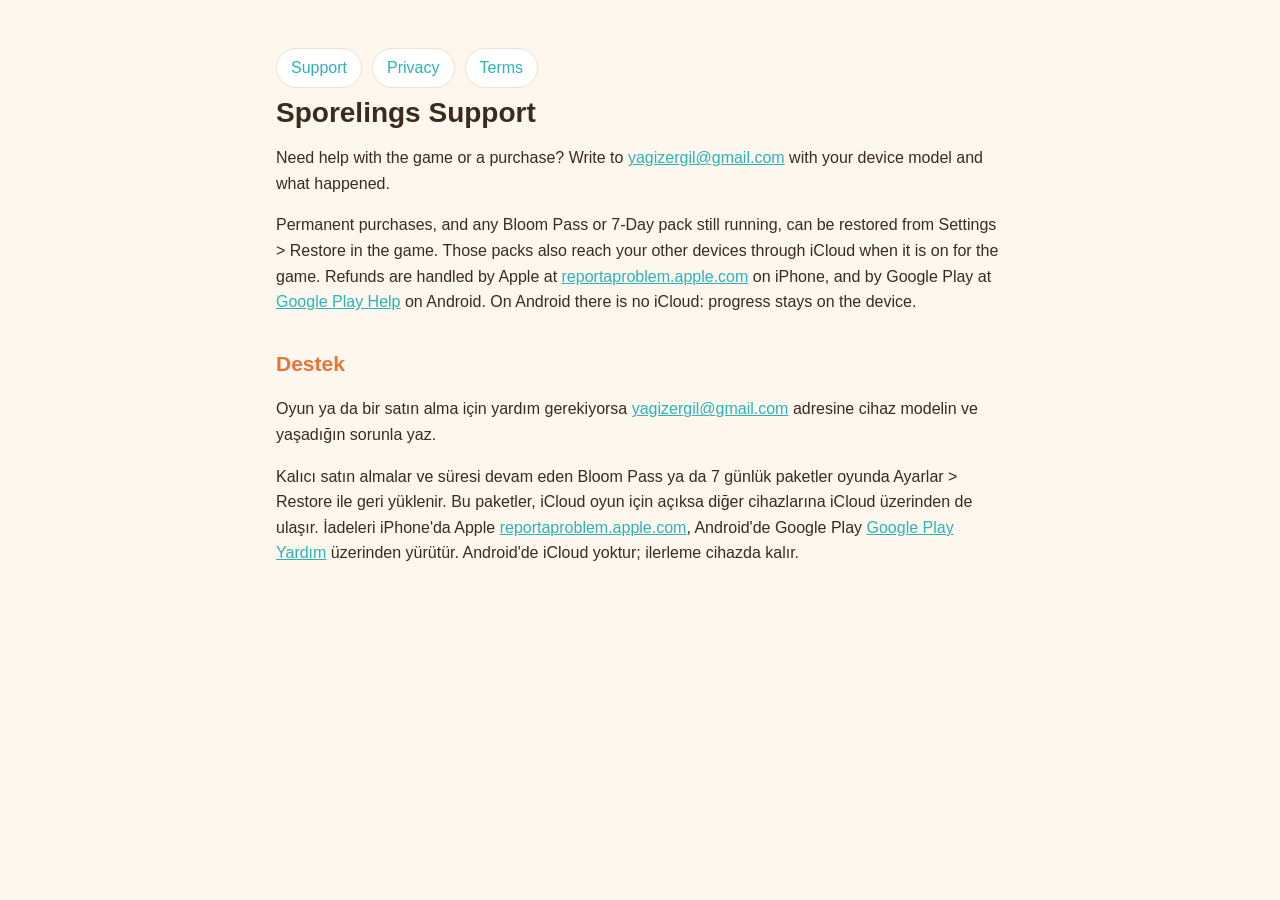
<file: index.html>
<!doctype html>
<html lang="en">
<head>
<meta charset="utf-8">
<meta name="viewport" content="width=device-width, initial-scale=1">
<title>Sporelings – Support</title>
<link rel="stylesheet" href="style.css">
</head>
<body>
<main>
<nav><a href="index.html">Support</a><a href="privacy.html">Privacy</a><a href="terms.html">Terms</a></nav>
<h1>Sporelings Support</h1>
<p>Need help with the game or a purchase? Write to <a href="mailto:yagizergil@gmail.com?subject=Sporelings%20support">yagizergil@gmail.com</a> with your device model and what happened.</p>
<p>Permanent purchases, and any Bloom Pass or 7-Day pack still running, can be restored from Settings &gt; Restore in the game. Those packs also reach your other devices through iCloud when it is on for the game. Refunds are handled by Apple at <a href="https://reportaproblem.apple.com">reportaproblem.apple.com</a> on iPhone, and by Google Play at <a href="https://support.google.com/googleplay/answer/2479637">Google Play Help</a> on Android. On Android there is no iCloud: progress stays on the device.</p>
<h2>Destek</h2>
<p>Oyun ya da bir satın alma için yardım gerekiyorsa <a href="mailto:yagizergil@gmail.com?subject=Sporelings%20destek">yagizergil@gmail.com</a> adresine cihaz modelin ve yaşadığın sorunla yaz.</p>
<p>Kalıcı satın almalar ve süresi devam eden Bloom Pass ya da 7 günlük paketler oyunda Ayarlar &gt; Restore ile geri yüklenir. Bu paketler, iCloud oyun için açıksa diğer cihazlarına iCloud üzerinden de ulaşır. İadeleri iPhone'da Apple <a href="https://reportaproblem.apple.com">reportaproblem.apple.com</a>, Android'de Google Play <a href="https://support.google.com/googleplay/answer/2479637">Google Play Yardım</a> üzerinden yürütür. Android'de iCloud yoktur; ilerleme cihazda kalır.</p>
</main>
</body>
</html>
</file>
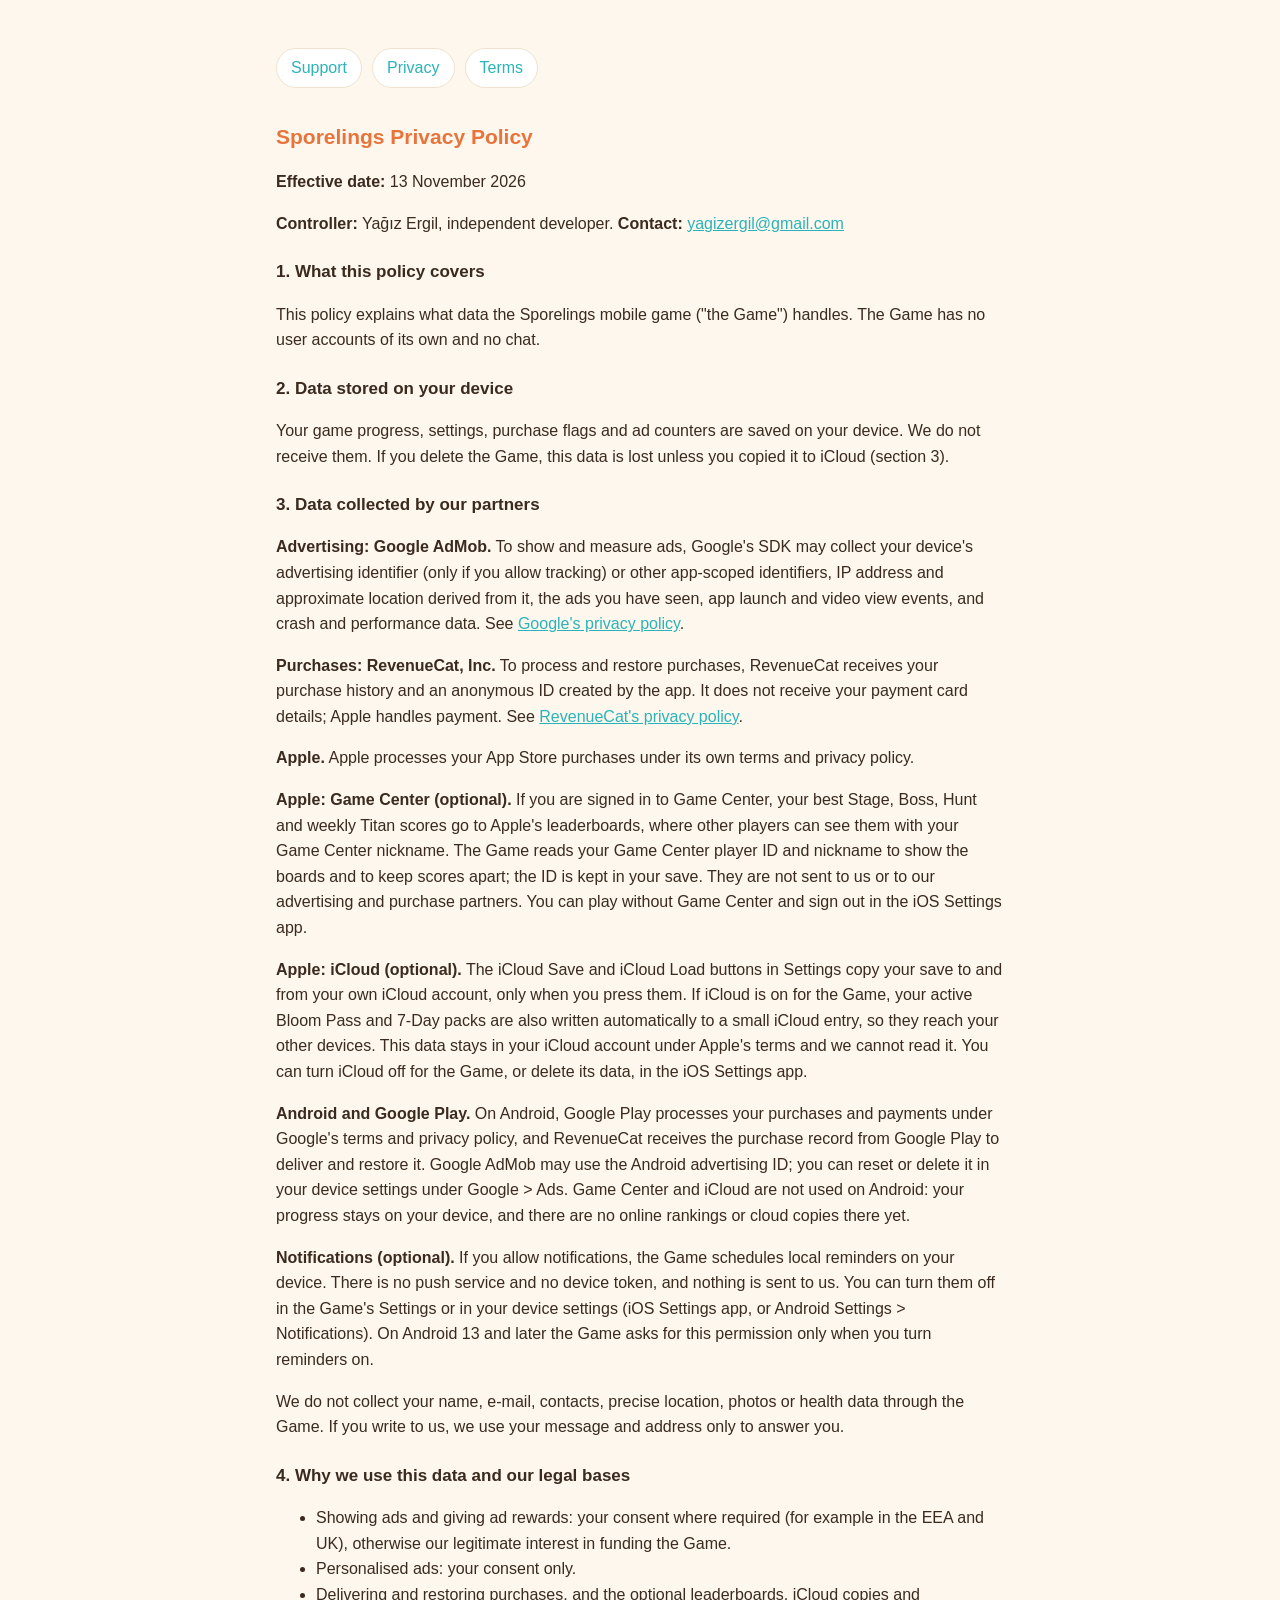
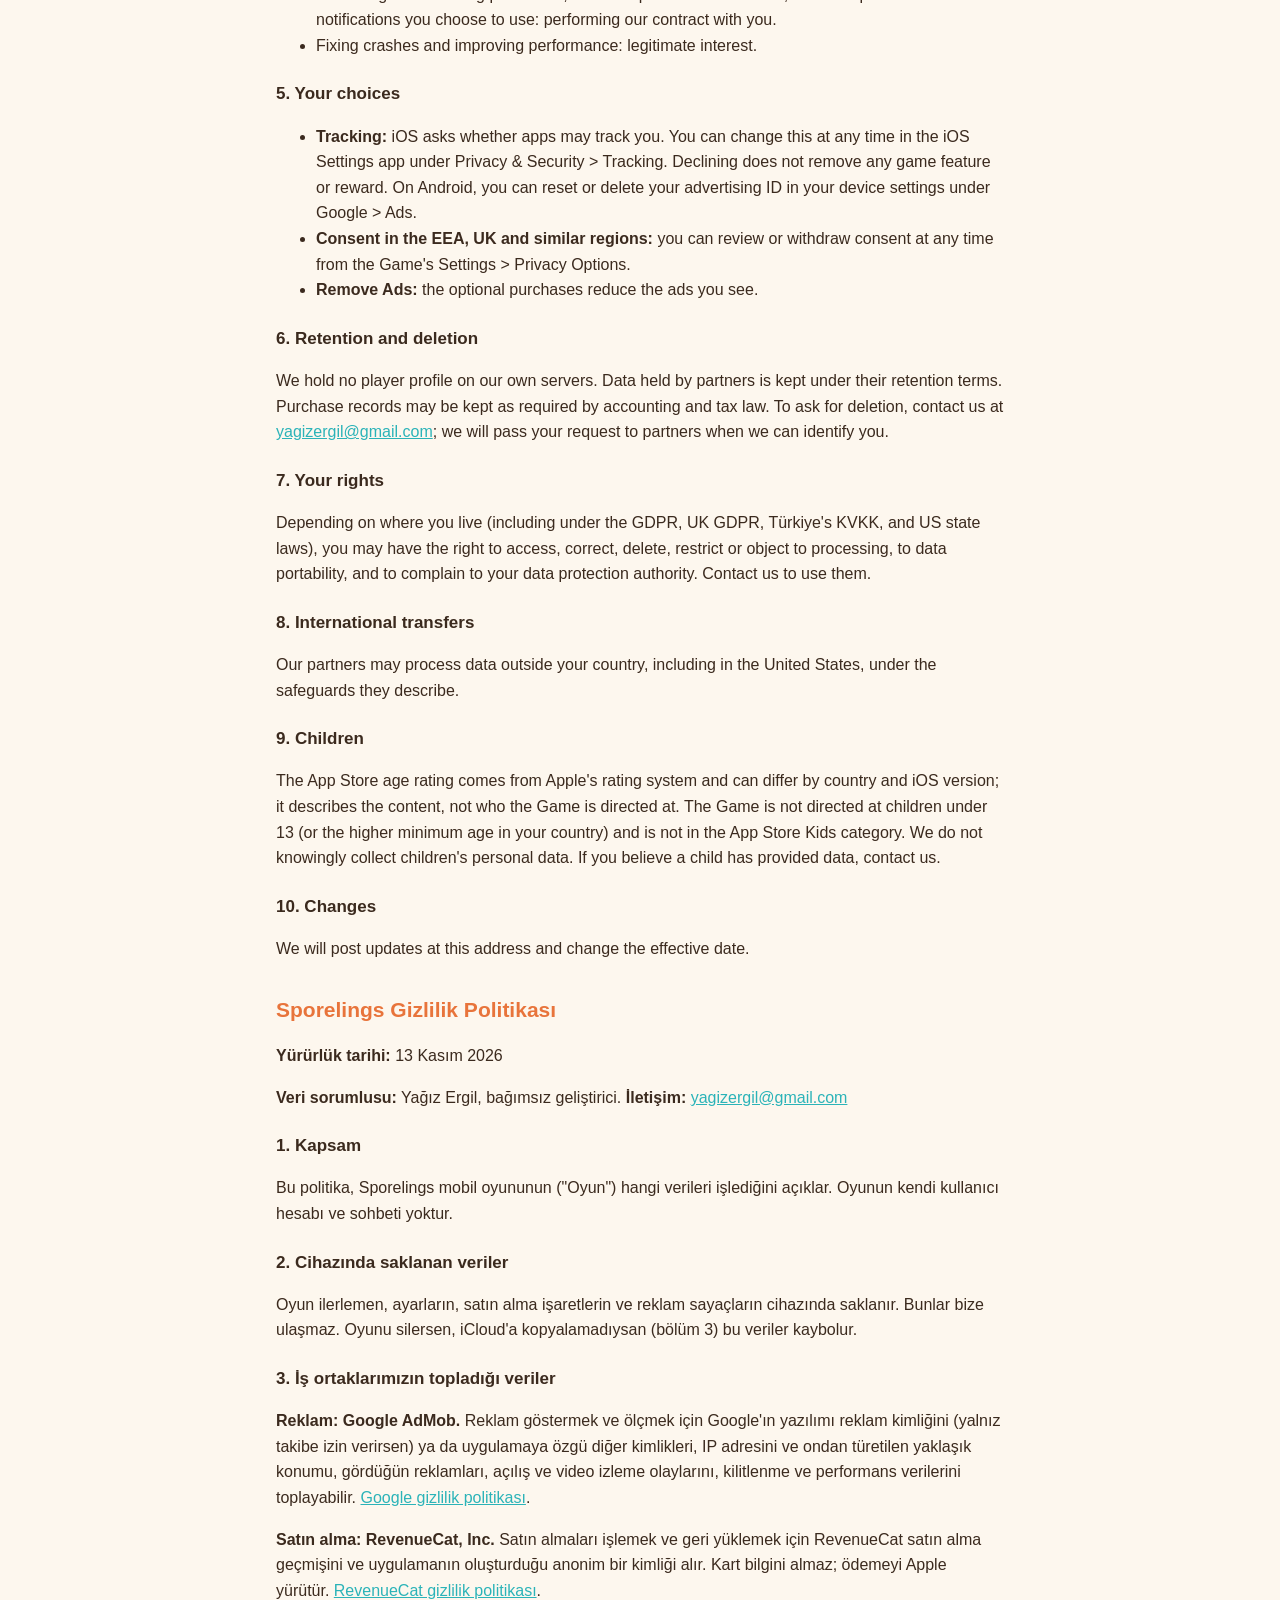
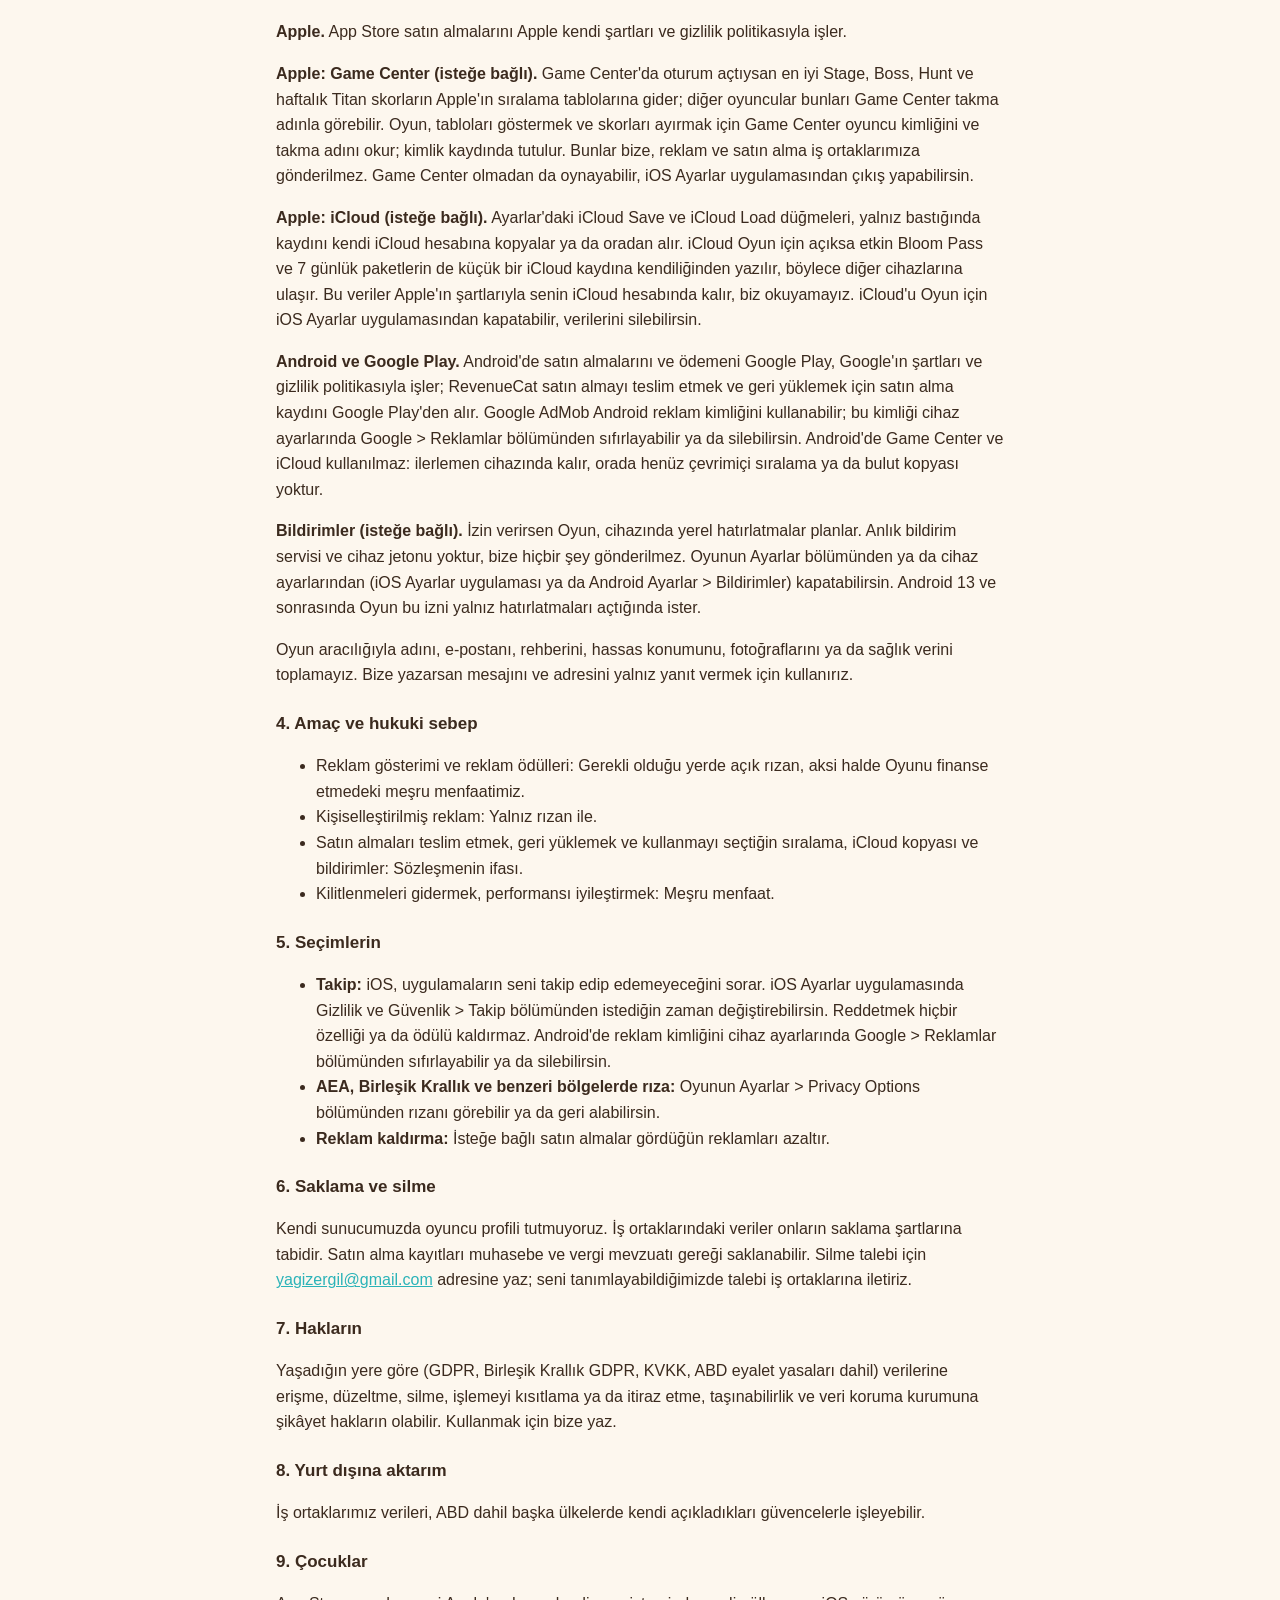
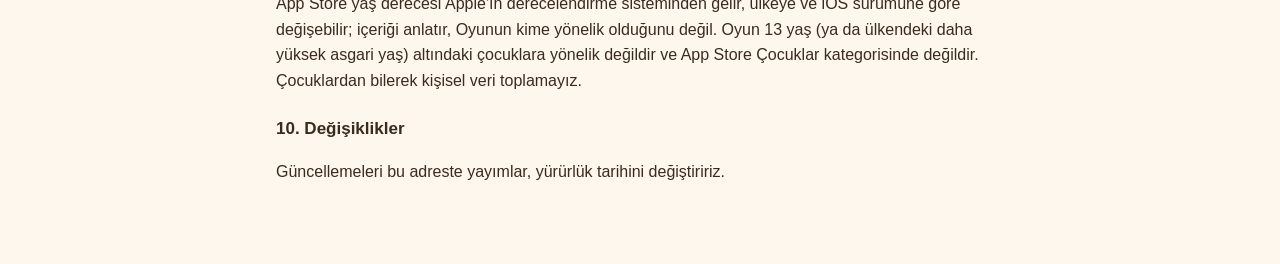
<file: privacy.html>
<!doctype html>
<html lang="en">
<head>
<meta charset="utf-8">
<meta name="viewport" content="width=device-width, initial-scale=1">
<title>Sporelings – Privacy Policy</title>
<link rel="stylesheet" href="style.css">
</head>
<body>
<main>
<nav><a href="index.html">Support</a><a href="privacy.html">Privacy</a><a href="terms.html">Terms</a></nav>
<h2>Sporelings Privacy Policy</h2>
<p><strong>Effective date:</strong> 13 November 2026</p>
<p><strong>Controller:</strong> Yağız Ergil, independent developer. <strong>Contact:</strong> <a href="mailto:yagizergil@gmail.com">yagizergil@gmail.com</a></p>
<h3>1. What this policy covers</h3>
<p>This policy explains what data the Sporelings mobile game ("the Game") handles. The Game has no user accounts of its own and no chat.</p>
<h3>2. Data stored on your device</h3>
<p>Your game progress, settings, purchase flags and ad counters are saved on your device. We do not receive them. If you delete the Game, this data is lost unless you copied it to iCloud (section 3).</p>
<h3>3. Data collected by our partners</h3>
<p><strong>Advertising: Google AdMob.</strong> To show and measure ads, Google's SDK may collect your device's advertising identifier (only if you allow tracking) or other app-scoped identifiers, IP address and approximate location derived from it, the ads you have seen, app launch and video view events, and crash and performance data. See <a href="https://policies.google.com/privacy">Google's privacy policy</a>.</p>
<p><strong>Purchases: RevenueCat, Inc.</strong> To process and restore purchases, RevenueCat receives your purchase history and an anonymous ID created by the app. It does not receive your payment card details; Apple handles payment. See <a href="https://www.revenuecat.com/privacy/">RevenueCat's privacy policy</a>.</p>
<p><strong>Apple.</strong> Apple processes your App Store purchases under its own terms and privacy policy.</p>
<p><strong>Apple: Game Center (optional).</strong> If you are signed in to Game Center, your best Stage, Boss, Hunt and weekly Titan scores go to Apple's leaderboards, where other players can see them with your Game Center nickname. The Game reads your Game Center player ID and nickname to show the boards and to keep scores apart; the ID is kept in your save. They are not sent to us or to our advertising and purchase partners. You can play without Game Center and sign out in the iOS Settings app.</p>
<p><strong>Apple: iCloud (optional).</strong> The iCloud Save and iCloud Load buttons in Settings copy your save to and from your own iCloud account, only when you press them. If iCloud is on for the Game, your active Bloom Pass and 7-Day packs are also written automatically to a small iCloud entry, so they reach your other devices. This data stays in your iCloud account under Apple's terms and we cannot read it. You can turn iCloud off for the Game, or delete its data, in the iOS Settings app.</p>
<p><strong>Android and Google Play.</strong> On Android, Google Play processes your purchases and payments under Google's terms and privacy policy, and RevenueCat receives the purchase record from Google Play to deliver and restore it. Google AdMob may use the Android advertising ID; you can reset or delete it in your device settings under Google &gt; Ads. Game Center and iCloud are not used on Android: your progress stays on your device, and there are no online rankings or cloud copies there yet.</p>
<p><strong>Notifications (optional).</strong> If you allow notifications, the Game schedules local reminders on your device. There is no push service and no device token, and nothing is sent to us. You can turn them off in the Game's Settings or in your device settings (iOS Settings app, or Android Settings &gt; Notifications). On Android 13 and later the Game asks for this permission only when you turn reminders on.</p>
<p>We do not collect your name, e-mail, contacts, precise location, photos or health data through the Game. If you write to us, we use your message and address only to answer you.</p>
<h3>4. Why we use this data and our legal bases</h3>
<ul>
<li>Showing ads and giving ad rewards: your consent where required (for example in the EEA and UK), otherwise our legitimate interest in funding the Game.</li>
<li>Personalised ads: your consent only.</li>
<li>Delivering and restoring purchases, and the optional leaderboards, iCloud copies and notifications you choose to use: performing our contract with you.</li>
<li>Fixing crashes and improving performance: legitimate interest.</li>
</ul>
<h3>5. Your choices</h3>
<ul>
<li><strong>Tracking:</strong> iOS asks whether apps may track you. You can change this at any time in the iOS Settings app under Privacy &amp; Security &gt; Tracking. Declining does not remove any game feature or reward. On Android, you can reset or delete your advertising ID in your device settings under Google &gt; Ads.</li>
<li><strong>Consent in the EEA, UK and similar regions:</strong> you can review or withdraw consent at any time from the Game's Settings &gt; Privacy Options.</li>
<li><strong>Remove Ads:</strong> the optional purchases reduce the ads you see.</li>
</ul>
<h3>6. Retention and deletion</h3>
<p>We hold no player profile on our own servers. Data held by partners is kept under their retention terms. Purchase records may be kept as required by accounting and tax law. To ask for deletion, contact us at <a href="mailto:yagizergil@gmail.com">yagizergil@gmail.com</a>; we will pass your request to partners when we can identify you.</p>
<h3>7. Your rights</h3>
<p>Depending on where you live (including under the GDPR, UK GDPR, Türkiye's KVKK, and US state laws), you may have the right to access, correct, delete, restrict or object to processing, to data portability, and to complain to your data protection authority. Contact us to use them.</p>
<h3>8. International transfers</h3>
<p>Our partners may process data outside your country, including in the United States, under the safeguards they describe.</p>
<h3>9. Children</h3>
<p>The App Store age rating comes from Apple's rating system and can differ by country and iOS version; it describes the content, not who the Game is directed at. The Game is not directed at children under 13 (or the higher minimum age in your country) and is not in the App Store Kids category. We do not knowingly collect children's personal data. If you believe a child has provided data, contact us.</p>
<h3>10. Changes</h3>
<p>We will post updates at this address and change the effective date.</p>
<h2>Sporelings Gizlilik Politikası</h2>
<p><strong>Yürürlük tarihi:</strong> 13 Kasım 2026</p>
<p><strong>Veri sorumlusu:</strong> Yağız Ergil, bağımsız geliştirici. <strong>İletişim:</strong> <a href="mailto:yagizergil@gmail.com">yagizergil@gmail.com</a></p>
<h3>1. Kapsam</h3>
<p>Bu politika, Sporelings mobil oyununun ("Oyun") hangi verileri işlediğini açıklar. Oyunun kendi kullanıcı hesabı ve sohbeti yoktur.</p>
<h3>2. Cihazında saklanan veriler</h3>
<p>Oyun ilerlemen, ayarların, satın alma işaretlerin ve reklam sayaçların cihazında saklanır. Bunlar bize ulaşmaz. Oyunu silersen, iCloud'a kopyalamadıysan (bölüm 3) bu veriler kaybolur.</p>
<h3>3. İş ortaklarımızın topladığı veriler</h3>
<p><strong>Reklam: Google AdMob.</strong> Reklam göstermek ve ölçmek için Google'ın yazılımı reklam kimliğini (yalnız takibe izin verirsen) ya da uygulamaya özgü diğer kimlikleri, IP adresini ve ondan türetilen yaklaşık konumu, gördüğün reklamları, açılış ve video izleme olaylarını, kilitlenme ve performans verilerini toplayabilir. <a href="https://policies.google.com/privacy">Google gizlilik politikası</a>.</p>
<p><strong>Satın alma: RevenueCat, Inc.</strong> Satın almaları işlemek ve geri yüklemek için RevenueCat satın alma geçmişini ve uygulamanın oluşturduğu anonim bir kimliği alır. Kart bilgini almaz; ödemeyi Apple yürütür. <a href="https://www.revenuecat.com/privacy/">RevenueCat gizlilik politikası</a>.</p>
<p><strong>Apple.</strong> App Store satın almalarını Apple kendi şartları ve gizlilik politikasıyla işler.</p>
<p><strong>Apple: Game Center (isteğe bağlı).</strong> Game Center'da oturum açtıysan en iyi Stage, Boss, Hunt ve haftalık Titan skorların Apple'ın sıralama tablolarına gider; diğer oyuncular bunları Game Center takma adınla görebilir. Oyun, tabloları göstermek ve skorları ayırmak için Game Center oyuncu kimliğini ve takma adını okur; kimlik kaydında tutulur. Bunlar bize, reklam ve satın alma iş ortaklarımıza gönderilmez. Game Center olmadan da oynayabilir, iOS Ayarlar uygulamasından çıkış yapabilirsin.</p>
<p><strong>Apple: iCloud (isteğe bağlı).</strong> Ayarlar'daki iCloud Save ve iCloud Load düğmeleri, yalnız bastığında kaydını kendi iCloud hesabına kopyalar ya da oradan alır. iCloud Oyun için açıksa etkin Bloom Pass ve 7 günlük paketlerin de küçük bir iCloud kaydına kendiliğinden yazılır, böylece diğer cihazlarına ulaşır. Bu veriler Apple'ın şartlarıyla senin iCloud hesabında kalır, biz okuyamayız. iCloud'u Oyun için iOS Ayarlar uygulamasından kapatabilir, verilerini silebilirsin.</p>
<p><strong>Android ve Google Play.</strong> Android'de satın almalarını ve ödemeni Google Play, Google'ın şartları ve gizlilik politikasıyla işler; RevenueCat satın almayı teslim etmek ve geri yüklemek için satın alma kaydını Google Play'den alır. Google AdMob Android reklam kimliğini kullanabilir; bu kimliği cihaz ayarlarında Google &gt; Reklamlar bölümünden sıfırlayabilir ya da silebilirsin. Android'de Game Center ve iCloud kullanılmaz: ilerlemen cihazında kalır, orada henüz çevrimiçi sıralama ya da bulut kopyası yoktur.</p>
<p><strong>Bildirimler (isteğe bağlı).</strong> İzin verirsen Oyun, cihazında yerel hatırlatmalar planlar. Anlık bildirim servisi ve cihaz jetonu yoktur, bize hiçbir şey gönderilmez. Oyunun Ayarlar bölümünden ya da cihaz ayarlarından (iOS Ayarlar uygulaması ya da Android Ayarlar &gt; Bildirimler) kapatabilirsin. Android 13 ve sonrasında Oyun bu izni yalnız hatırlatmaları açtığında ister.</p>
<p>Oyun aracılığıyla adını, e-postanı, rehberini, hassas konumunu, fotoğraflarını ya da sağlık verini toplamayız. Bize yazarsan mesajını ve adresini yalnız yanıt vermek için kullanırız.</p>
<h3>4. Amaç ve hukuki sebep</h3>
<ul>
<li>Reklam gösterimi ve reklam ödülleri: Gerekli olduğu yerde açık rızan, aksi halde Oyunu finanse etmedeki meşru menfaatimiz.</li>
<li>Kişiselleştirilmiş reklam: Yalnız rızan ile.</li>
<li>Satın almaları teslim etmek, geri yüklemek ve kullanmayı seçtiğin sıralama, iCloud kopyası ve bildirimler: Sözleşmenin ifası.</li>
<li>Kilitlenmeleri gidermek, performansı iyileştirmek: Meşru menfaat.</li>
</ul>
<h3>5. Seçimlerin</h3>
<ul>
<li><strong>Takip:</strong> iOS, uygulamaların seni takip edip edemeyeceğini sorar. iOS Ayarlar uygulamasında Gizlilik ve Güvenlik &gt; Takip bölümünden istediğin zaman değiştirebilirsin. Reddetmek hiçbir özelliği ya da ödülü kaldırmaz. Android'de reklam kimliğini cihaz ayarlarında Google &gt; Reklamlar bölümünden sıfırlayabilir ya da silebilirsin.</li>
<li><strong>AEA, Birleşik Krallık ve benzeri bölgelerde rıza:</strong> Oyunun Ayarlar &gt; Privacy Options bölümünden rızanı görebilir ya da geri alabilirsin.</li>
<li><strong>Reklam kaldırma:</strong> İsteğe bağlı satın almalar gördüğün reklamları azaltır.</li>
</ul>
<h3>6. Saklama ve silme</h3>
<p>Kendi sunucumuzda oyuncu profili tutmuyoruz. İş ortaklarındaki veriler onların saklama şartlarına tabidir. Satın alma kayıtları muhasebe ve vergi mevzuatı gereği saklanabilir. Silme talebi için <a href="mailto:yagizergil@gmail.com">yagizergil@gmail.com</a> adresine yaz; seni tanımlayabildiğimizde talebi iş ortaklarına iletiriz.</p>
<h3>7. Hakların</h3>
<p>Yaşadığın yere göre (GDPR, Birleşik Krallık GDPR, KVKK, ABD eyalet yasaları dahil) verilerine erişme, düzeltme, silme, işlemeyi kısıtlama ya da itiraz etme, taşınabilirlik ve veri koruma kurumuna şikâyet hakların olabilir. Kullanmak için bize yaz.</p>
<h3>8. Yurt dışına aktarım</h3>
<p>İş ortaklarımız verileri, ABD dahil başka ülkelerde kendi açıkladıkları güvencelerle işleyebilir.</p>
<h3>9. Çocuklar</h3>
<p>App Store yaş derecesi Apple'ın derecelendirme sisteminden gelir, ülkeye ve iOS sürümüne göre değişebilir; içeriği anlatır, Oyunun kime yönelik olduğunu değil. Oyun 13 yaş (ya da ülkendeki daha yüksek asgari yaş) altındaki çocuklara yönelik değildir ve App Store Çocuklar kategorisinde değildir. Çocuklardan bilerek kişisel veri toplamayız.</p>
<h3>10. Değişiklikler</h3>
<p>Güncellemeleri bu adreste yayımlar, yürürlük tarihini değiştiririz.</p>
</main>
</body>
</html>
</file>
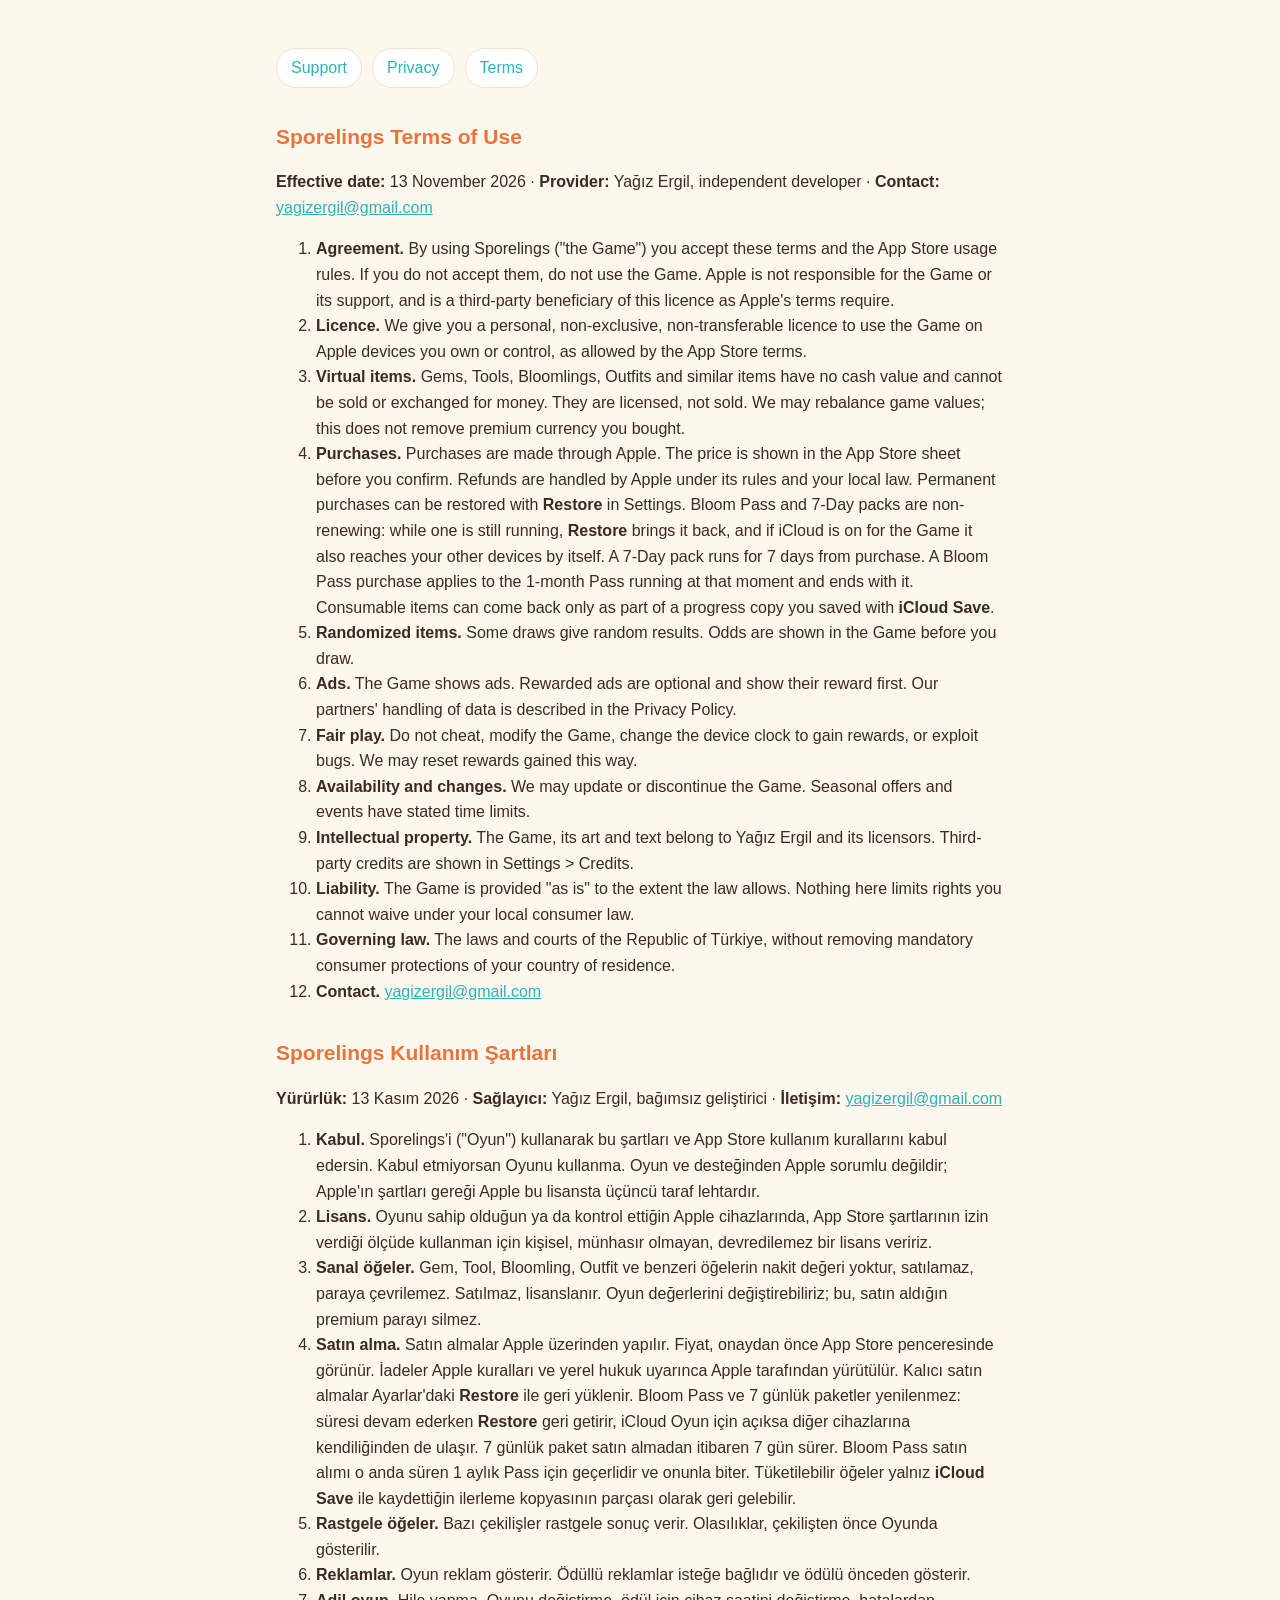
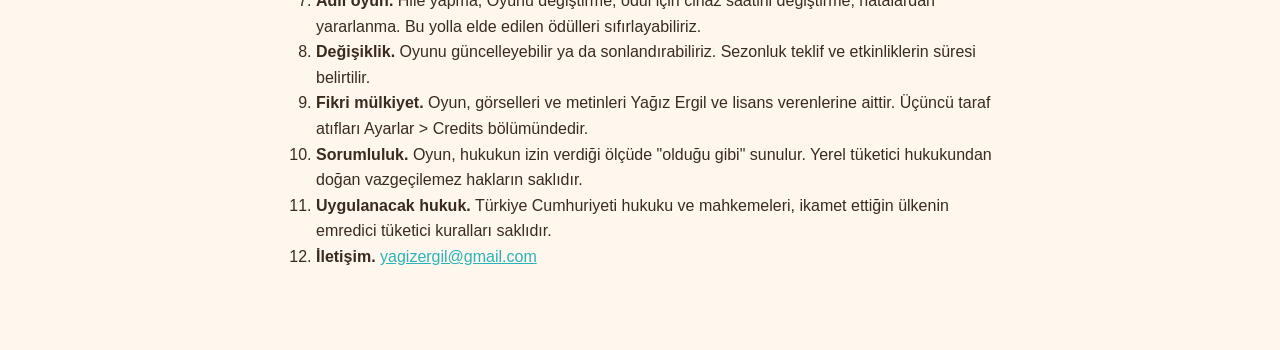
<file: terms.html>
<!doctype html>
<html lang="en">
<head>
<meta charset="utf-8">
<meta name="viewport" content="width=device-width, initial-scale=1">
<title>Sporelings – Terms of Use</title>
<link rel="stylesheet" href="style.css">
</head>
<body>
<main>
<nav><a href="index.html">Support</a><a href="privacy.html">Privacy</a><a href="terms.html">Terms</a></nav>
<h2>Sporelings Terms of Use</h2>
<p><strong>Effective date:</strong> 13 November 2026 · <strong>Provider:</strong> Yağız Ergil, independent developer · <strong>Contact:</strong> <a href="mailto:yagizergil@gmail.com">yagizergil@gmail.com</a></p>
<ol>
<li><strong>Agreement.</strong> By using Sporelings ("the Game") you accept these terms and the App Store usage rules. If you do not accept them, do not use the Game. Apple is not responsible for the Game or its support, and is a third-party beneficiary of this licence as Apple's terms require.</li>
<li><strong>Licence.</strong> We give you a personal, non-exclusive, non-transferable licence to use the Game on Apple devices you own or control, as allowed by the App Store terms.</li>
<li><strong>Virtual items.</strong> Gems, Tools, Bloomlings, Outfits and similar items have no cash value and cannot be sold or exchanged for money. They are licensed, not sold. We may rebalance game values; this does not remove premium currency you bought.</li>
<li><strong>Purchases.</strong> Purchases are made through Apple. The price is shown in the App Store sheet before you confirm. Refunds are handled by Apple under its rules and your local law. Permanent purchases can be restored with <strong>Restore</strong> in Settings. Bloom Pass and 7-Day packs are non-renewing: while one is still running, <strong>Restore</strong> brings it back, and if iCloud is on for the Game it also reaches your other devices by itself. A 7-Day pack runs for 7 days from purchase. A Bloom Pass purchase applies to the 1-month Pass running at that moment and ends with it. Consumable items can come back only as part of a progress copy you saved with <strong>iCloud Save</strong>.</li>
<li><strong>Randomized items.</strong> Some draws give random results. Odds are shown in the Game before you draw.</li>
<li><strong>Ads.</strong> The Game shows ads. Rewarded ads are optional and show their reward first. Our partners' handling of data is described in the Privacy Policy.</li>
<li><strong>Fair play.</strong> Do not cheat, modify the Game, change the device clock to gain rewards, or exploit bugs. We may reset rewards gained this way.</li>
<li><strong>Availability and changes.</strong> We may update or discontinue the Game. Seasonal offers and events have stated time limits.</li>
<li><strong>Intellectual property.</strong> The Game, its art and text belong to Yağız Ergil and its licensors. Third-party credits are shown in Settings &gt; Credits.</li>
<li><strong>Liability.</strong> The Game is provided "as is" to the extent the law allows. Nothing here limits rights you cannot waive under your local consumer law.</li>
<li><strong>Governing law.</strong> The laws and courts of the Republic of Türkiye, without removing mandatory consumer protections of your country of residence.</li>
<li><strong>Contact.</strong> <a href="mailto:yagizergil@gmail.com">yagizergil@gmail.com</a></li>
</ol>
<h2>Sporelings Kullanım Şartları</h2>
<p><strong>Yürürlük:</strong> 13 Kasım 2026 · <strong>Sağlayıcı:</strong> Yağız Ergil, bağımsız geliştirici · <strong>İletişim:</strong> <a href="mailto:yagizergil@gmail.com">yagizergil@gmail.com</a></p>
<ol>
<li><strong>Kabul.</strong> Sporelings'i ("Oyun") kullanarak bu şartları ve App Store kullanım kurallarını kabul edersin. Kabul etmiyorsan Oyunu kullanma. Oyun ve desteğinden Apple sorumlu değildir; Apple'ın şartları gereği Apple bu lisansta üçüncü taraf lehtardır.</li>
<li><strong>Lisans.</strong> Oyunu sahip olduğun ya da kontrol ettiğin Apple cihazlarında, App Store şartlarının izin verdiği ölçüde kullanman için kişisel, münhasır olmayan, devredilemez bir lisans veririz.</li>
<li><strong>Sanal öğeler.</strong> Gem, Tool, Bloomling, Outfit ve benzeri öğelerin nakit değeri yoktur, satılamaz, paraya çevrilemez. Satılmaz, lisanslanır. Oyun değerlerini değiştirebiliriz; bu, satın aldığın premium parayı silmez.</li>
<li><strong>Satın alma.</strong> Satın almalar Apple üzerinden yapılır. Fiyat, onaydan önce App Store penceresinde görünür. İadeler Apple kuralları ve yerel hukuk uyarınca Apple tarafından yürütülür. Kalıcı satın almalar Ayarlar'daki <strong>Restore</strong> ile geri yüklenir. Bloom Pass ve 7 günlük paketler yenilenmez: süresi devam ederken <strong>Restore</strong> geri getirir, iCloud Oyun için açıksa diğer cihazlarına kendiliğinden de ulaşır. 7 günlük paket satın almadan itibaren 7 gün sürer. Bloom Pass satın alımı o anda süren 1 aylık Pass için geçerlidir ve onunla biter. Tüketilebilir öğeler yalnız <strong>iCloud Save</strong> ile kaydettiğin ilerleme kopyasının parçası olarak geri gelebilir.</li>
<li><strong>Rastgele öğeler.</strong> Bazı çekilişler rastgele sonuç verir. Olasılıklar, çekilişten önce Oyunda gösterilir.</li>
<li><strong>Reklamlar.</strong> Oyun reklam gösterir. Ödüllü reklamlar isteğe bağlıdır ve ödülü önceden gösterir.</li>
<li><strong>Adil oyun.</strong> Hile yapma, Oyunu değiştirme, ödül için cihaz saatini değiştirme, hatalardan yararlanma. Bu yolla elde edilen ödülleri sıfırlayabiliriz.</li>
<li><strong>Değişiklik.</strong> Oyunu güncelleyebilir ya da sonlandırabiliriz. Sezonluk teklif ve etkinliklerin süresi belirtilir.</li>
<li><strong>Fikri mülkiyet.</strong> Oyun, görselleri ve metinleri Yağız Ergil ve lisans verenlerine aittir. Üçüncü taraf atıfları Ayarlar &gt; Credits bölümündedir.</li>
<li><strong>Sorumluluk.</strong> Oyun, hukukun izin verdiği ölçüde "olduğu gibi" sunulur. Yerel tüketici hukukundan doğan vazgeçilemez hakların saklıdır.</li>
<li><strong>Uygulanacak hukuk.</strong> Türkiye Cumhuriyeti hukuku ve mahkemeleri, ikamet ettiğin ülkenin emredici tüketici kuralları saklıdır.</li>
<li><strong>İletişim.</strong> <a href="mailto:yagizergil@gmail.com">yagizergil@gmail.com</a></li>
</ol>
</main>
</body>
</html>
</file>
<file: style.css>
:root {
  --bg: #fdf7ee;
  --card: #ffffff;
  --ink: #3b2a1e;
  --muted: #7a6656;
  --accent: #e8743b;
  --teal: #2bb3b8;
  --line: #f0e2cf;
}
@media (prefers-color-scheme: dark) {
  :root {
    --bg: #1d1712;
    --card: #2a221b;
    --ink: #f6ecdf;
    --muted: #c4b19f;
    --accent: #ff9a62;
    --teal: #4fd3d8;
    --line: #3a2f26;
  }
}
* { box-sizing: border-box; }
body {
  margin: 0;
  background: var(--bg);
  color: var(--ink);
  font: 16px/1.6 -apple-system, BlinkMacSystemFont, "Segoe UI", Roboto, sans-serif;
}
main { max-width: 760px; margin: 0 auto; padding: 32px 16px 64px; }
header { display: flex; align-items: center; gap: 14px; margin-bottom: 8px; }
header img { width: 64px; height: 64px; border-radius: 15px; }
h1 { font-size: 28px; margin: 0; line-height: 1.2; }
h2 { font-size: 21px; margin: 32px 0 8px; color: var(--accent); }
h3 { font-size: 17px; margin: 22px 0 6px; }
a { color: var(--teal); }
.card {
  background: var(--card);
  border: 1px solid var(--line);
  border-radius: 18px;
  padding: 18px 20px;
  margin: 16px 0;
}
.muted { color: var(--muted); font-size: 14px; }
nav { display: flex; flex-wrap: wrap; gap: 10px; margin: 16px 0 8px; }
nav a {
  background: var(--card);
  border: 1px solid var(--line);
  border-radius: 999px;
  padding: 6px 14px;
  text-decoration: none;
}
table { width: 100%; border-collapse: collapse; font-size: 15px; }
th, td { text-align: left; padding: 8px 6px; border-bottom: 1px solid var(--line); vertical-align: top; }
.lang { border-top: 2px dashed var(--line); margin-top: 48px; padding-top: 8px; }
</file>
